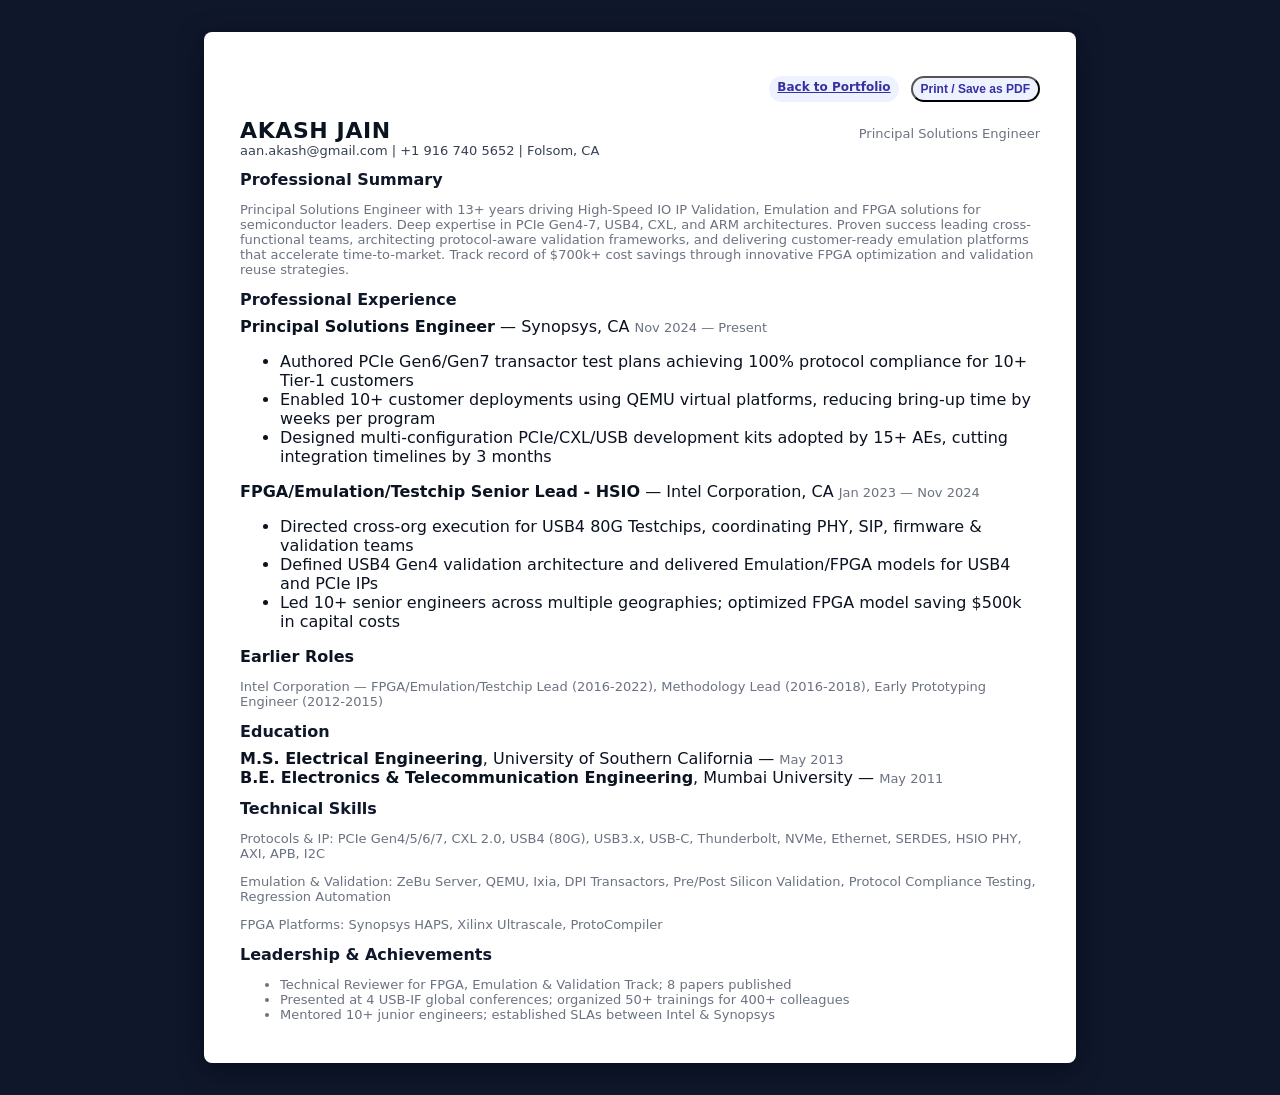
<file: resume.html>
<!DOCTYPE html>
<html lang="en">
<head>
  <meta charset="utf-8" />
  <meta name="viewport" content="width=device-width,initial-scale=1" />
  <title>Akash Jain — Resume</title>
  <link rel="stylesheet" href="assets/styles.css" />
  <style>
    /* Page font fallback stack for consistent resume rendering */
    body { font-family: Inter, system-ui, -apple-system, 'Segoe UI', Roboto, 'Helvetica Neue', Arial; }
    /* Action buttons only visible on screen, hidden when printing */
    .print-actions { display:flex; gap:12px; justify-content:flex-end; margin:16px 0; }
    @media print { .print-actions { display:none; } }
  </style>
</head>
<body>
  <div class="resume-sheet">
    <!-- Print / PDF controls: do not display when the resume is printed -->
    <div class="print-actions no-print">
      <a href="index.html" class="badge">Back to Portfolio</a>
      <button onclick="window.print()" class="badge">Print / Save as PDF</button>
    </div>

    <!-- Header section includes name, contact info, and current role -->
    <header class="resume-header">
      <div>
        <div class="resume-name">AKASH JAIN</div>
        <div class="resume-contact">aan.akash@gmail.com | +1 916 740 5652 | Folsom, CA</div>
      </div>
      <div class="text-right muted">Principal Solutions Engineer</div>
    </header>

    <!-- Professional summary: update this overview to reflect your current role and priorities -->
    <section>
      <h4 class="section-title">Professional Summary</h4>
      <p class="muted">Principal Solutions Engineer with 13+ years driving High-Speed IO IP Validation, Emulation and FPGA solutions for semiconductor leaders. Deep expertise in PCIe Gen4-7, USB4, CXL, and ARM architectures. Proven success leading cross-functional teams, architecting protocol-aware validation frameworks, and delivering customer-ready emulation platforms that accelerate time-to-market. Track record of $700k+ cost savings through innovative FPGA optimization and validation reuse strategies.</p>
    </section>

    <!-- Professional experience section: add or edit each role block for clarity -->
    <section>
      <h4 class="section-title">Professional Experience</h4>
      <div>
        <strong>Principal Solutions Engineer</strong> — Synopsys, CA <span class="muted"> Nov 2024 — Present</span>
        <ul>
          <li>Authored PCIe Gen6/Gen7 transactor test plans achieving 100% protocol compliance for 10+ Tier-1 customers</li>
          <li>Enabled 10+ customer deployments using QEMU virtual platforms, reducing bring-up time by weeks per program</li>
          <li>Designed multi-configuration PCIe/CXL/USB development kits adopted by 15+ AEs, cutting integration timelines by 3 months</li>
        </ul>
      </div>

      <div>
        <strong>FPGA/Emulation/Testchip Senior Lead - HSIO</strong> — Intel Corporation, CA <span class="muted"> Jan 2023 — Nov 2024</span>
        <ul>
          <li>Directed cross-org execution for USB4 80G Testchips, coordinating PHY, SIP, firmware & validation teams</li>
          <li>Defined USB4 Gen4 validation architecture and delivered Emulation/FPGA models for USB4 and PCIe IPs</li>
          <li>Led 10+ senior engineers across multiple geographies; optimized FPGA model saving $500k in capital costs</li>
        </ul>
      </div>

      <div>
        <strong>Earlier Roles</strong>
        <p class="muted">Intel Corporation — FPGA/Emulation/Testchip Lead (2016-2022), Methodology Lead (2016-2018), Early Prototyping Engineer (2012-2015)</p>
      </div>
    </section>

    <!-- Education section: update institution names or degrees as needed -->
    <section>
      <h4 class="section-title">Education</h4>
      <div>
        <strong>M.S. Electrical Engineering</strong>, University of Southern California — <span class="muted">May 2013</span>
      </div>
      <div>
        <strong>B.E. Electronics & Telecommunication Engineering</strong>, Mumbai University — <span class="muted">May 2011</span>
      </div>
    </section>

    <!-- Skills section: add new technology stacks or tools here -->
    <section>
      <h4 class="section-title">Technical Skills</h4>
      <p class="muted">Protocols & IP: PCIe Gen4/5/6/7, CXL 2.0, USB4 (80G), USB3.x, USB-C, Thunderbolt, NVMe, Ethernet, SERDES, HSIO PHY, AXI, APB, I2C</p>
      <p class="muted">Emulation & Validation: ZeBu Server, QEMU, Ixia, DPI Transactors, Pre/Post Silicon Validation, Protocol Compliance Testing, Regression Automation</p>
      <p class="muted">FPGA Platforms: Synopsys HAPS, Xilinx Ultrascale, ProtoCompiler</p>
    </section>

    <!-- Leadership section: keep this up to date with your latest mentorship and organizational impact -->
    <section>
      <h4 class="section-title">Leadership & Achievements</h4>
      <ul class="muted">
        <li>Technical Reviewer for FPGA, Emulation & Validation Track; 8 papers published</li>
        <li>Presented at 4 USB-IF global conferences; organized 50+ trainings for 400+ colleagues</li>
        <li>Mentored 10+ junior engineers; established SLAs between Intel & Synopsys</li>
      </ul>
    </section>

  </div>
</body>
</html>
</file>
<file: assets/styles.css>
/* Custom styles for portfolio and resume print */
/* Use CSS variables to make theme colors easier to update */
@media screen {
  :root { --bg: #0f172a; --muted: #94a3b8; }
  body { background: var(--bg); }
}

/* Resume print-friendly container */
.resume-sheet {
  max-width: 800px;
  margin: 32px auto;
  background: #ffffff;
  color: #0b1220;
  padding: 28px 36px;
  border-radius: 8px;
  box-shadow: 0 6px 24px rgba(2,6,23,0.6);
}

.resume-header { display: flex; justify-content: space-between; align-items: baseline; gap: 12px; }
.resume-name { font-size: 22px; font-weight:700; letter-spacing: 0.6px; }
.resume-contact { font-size: 13px; color: #374151; }

/* Highlight style for experience skill sets */
.experience-timeline {
  position: relative;
  padding-left: 2.5rem;
}
.experience-timeline::before {
  content: "";
  position: absolute;
  top: 0;
  bottom: 0;
  left: 1rem;
  width: 2px;
  background: linear-gradient(180deg, rgba(56, 189, 248, 0.95), rgba(56, 189, 248, 0.18));
  border-radius: 999px;
}
.experience-item {
  position: relative;
  margin-top: 1.5rem;
  padding-left: 1.5rem;
}
.experience-item::before {
  content: "";
  position: absolute;
  left: 0.6rem;
  top: 1.25rem;
  width: 0.9rem;
  height: 0.9rem;
  border-radius: 999px;
  background: #0ea5e9;
  border: 3px solid #0f172a;
  box-shadow: 0 0 0 4px rgba(15, 23, 42, 0.35);
}
.experience-card-wrapper {
  display: flex;
  flex-direction: column;
  gap: 1rem;
}
.experience-card-wrapper .important-skills {
  display: inline-flex;
  flex-wrap: wrap;
  gap: 0.6rem;
  align-items: center;
  justify-content: flex-start;
  background: rgba(15, 23, 42, 0.94);
  border: 1px solid rgba(56, 189, 248, 0.22);
  border-radius: 999px;
  padding: 0.9rem 1rem;
  margin: 0;
  width: 100%;
  max-width: 100%;
}
.experience-card-wrapper .important-skills-label {
  font-weight: 700;
  color: #bfdbfe;
  white-space: nowrap;
}
.experience-card-wrapper .skill-pill {
  background: rgba(255,255,255,0.08);
  color: #e2e8f0;
  border: 1px solid rgba(148,163,184,0.18);
  border-radius: 999px;
  padding: 0.35rem 0.85rem;
  font-size: 0.85rem;
}
.experience-content {
  position: relative;
}
.experience-content ul {
  list-style: none;
  padding-left: 0;
  margin: 0;
}
.experience-content li {
  position: relative;
  padding-left: 1.2rem;
}
.experience-content li::before {
  content: "";
  position: absolute;
  left: 0;
  top: 0.7rem;
  width: 0.45rem;
  height: 0.45rem;
  border-radius: 999px;
  background: #38bdf8;
}
.experience-content li span {
  color: transparent;
}

@media (max-width: 768px) {
  .experience-card-wrapper .important-skills {
    justify-content: center;
  }
}

.section-title { font-weight:700; color:#0f172a; margin-top:12px; margin-bottom:8px; }
.muted { color: #6b7280; font-size: 13px; }

/* Print-specific overrides: hide interface elements and remove shadows */
@media print {
  body { background: #fff; }
  nav, .no-print { display: none !important; }
  .resume-sheet { box-shadow: none; margin: 0; padding: 0.4in; border-radius: 0; }
}

/* Small utility classes used by buttons and badge links */
.badge { background:#eef2ff; color:#3730a3; padding:4px 8px; border-radius:999px; font-weight:600; font-size:12px; }
</file>
